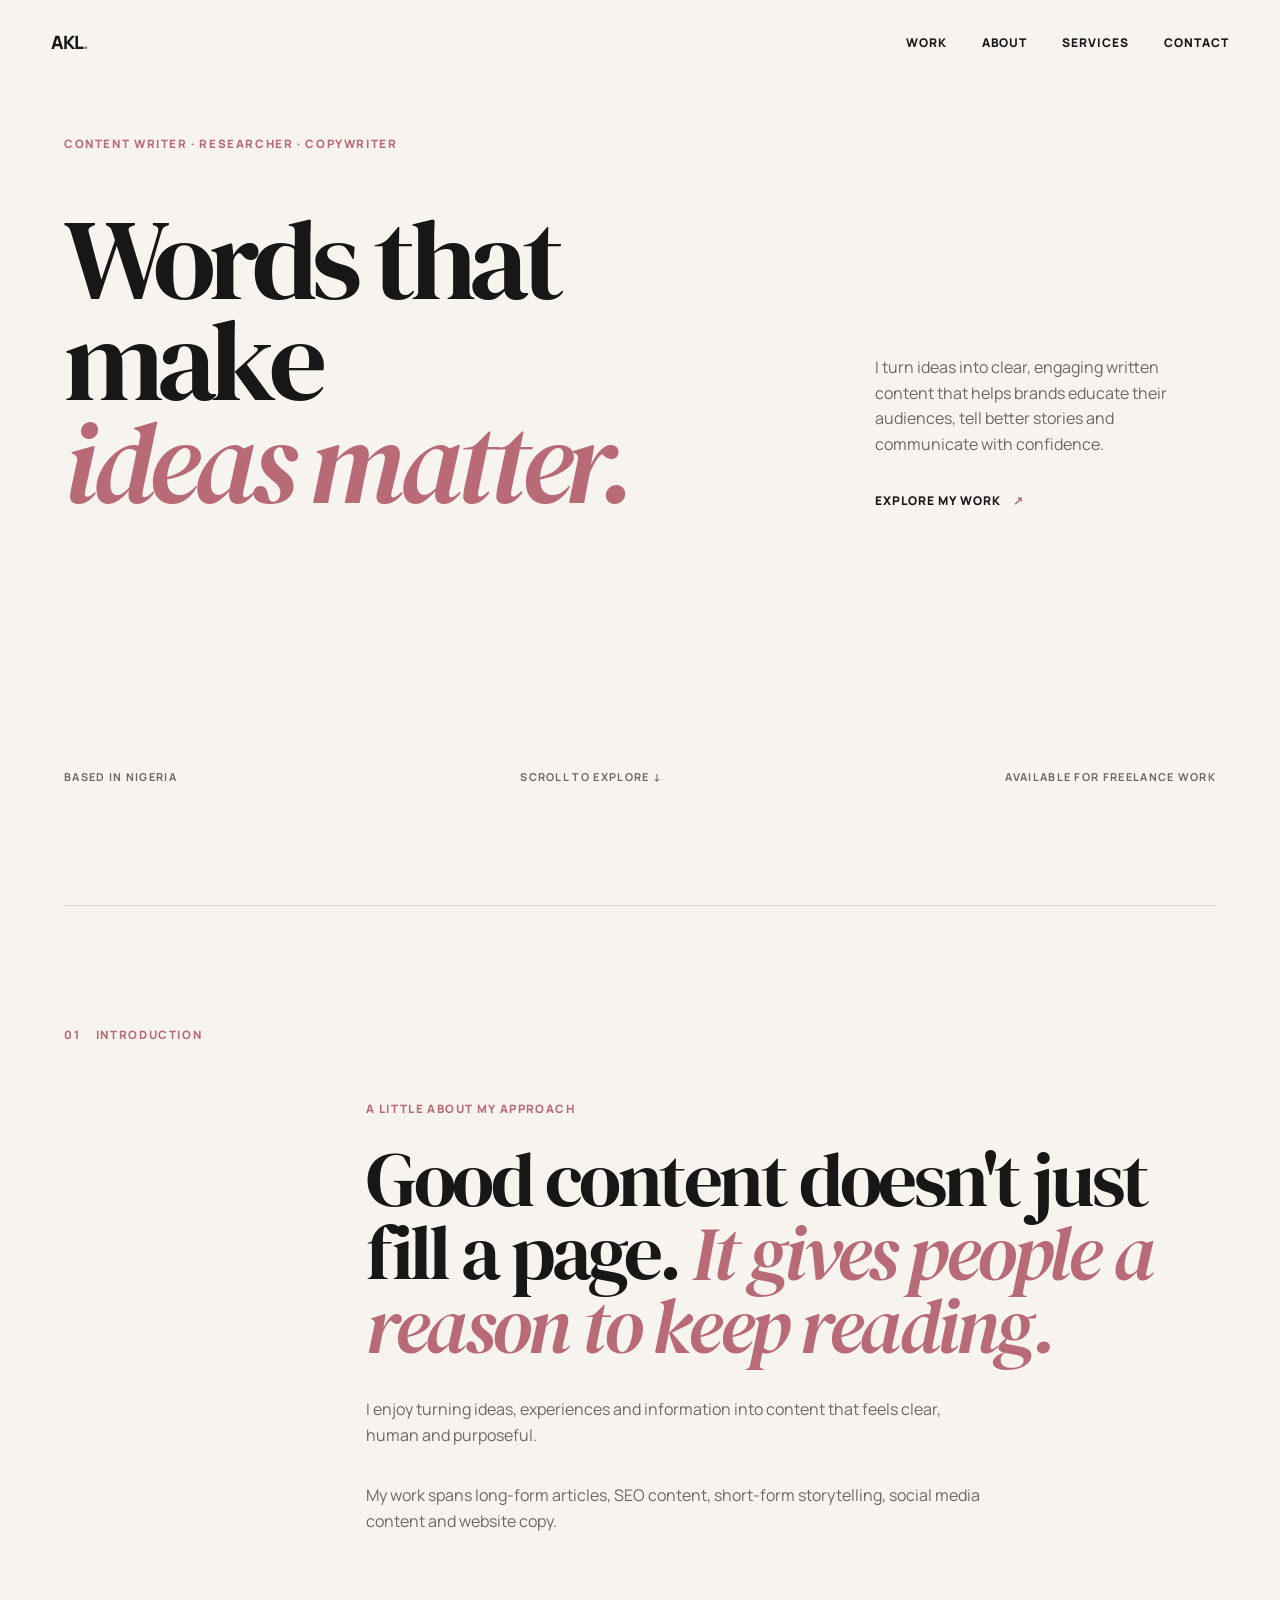
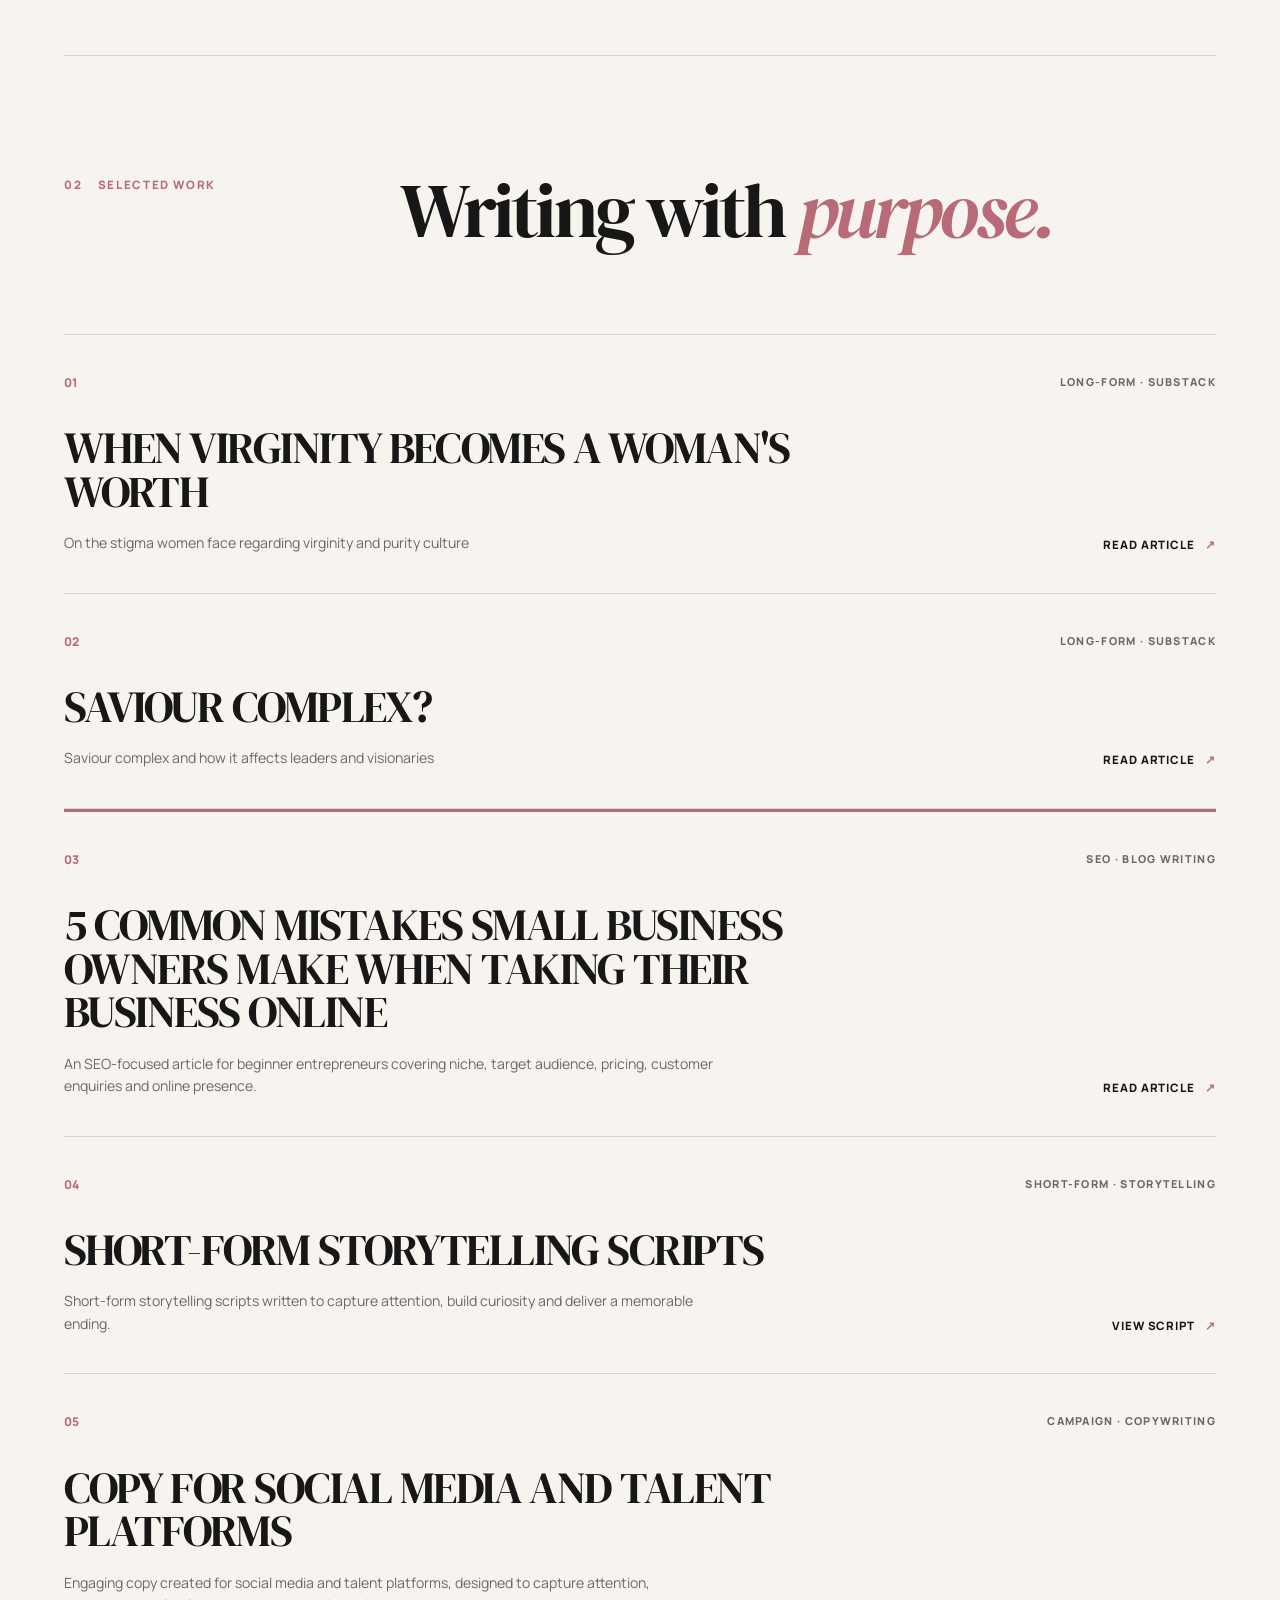
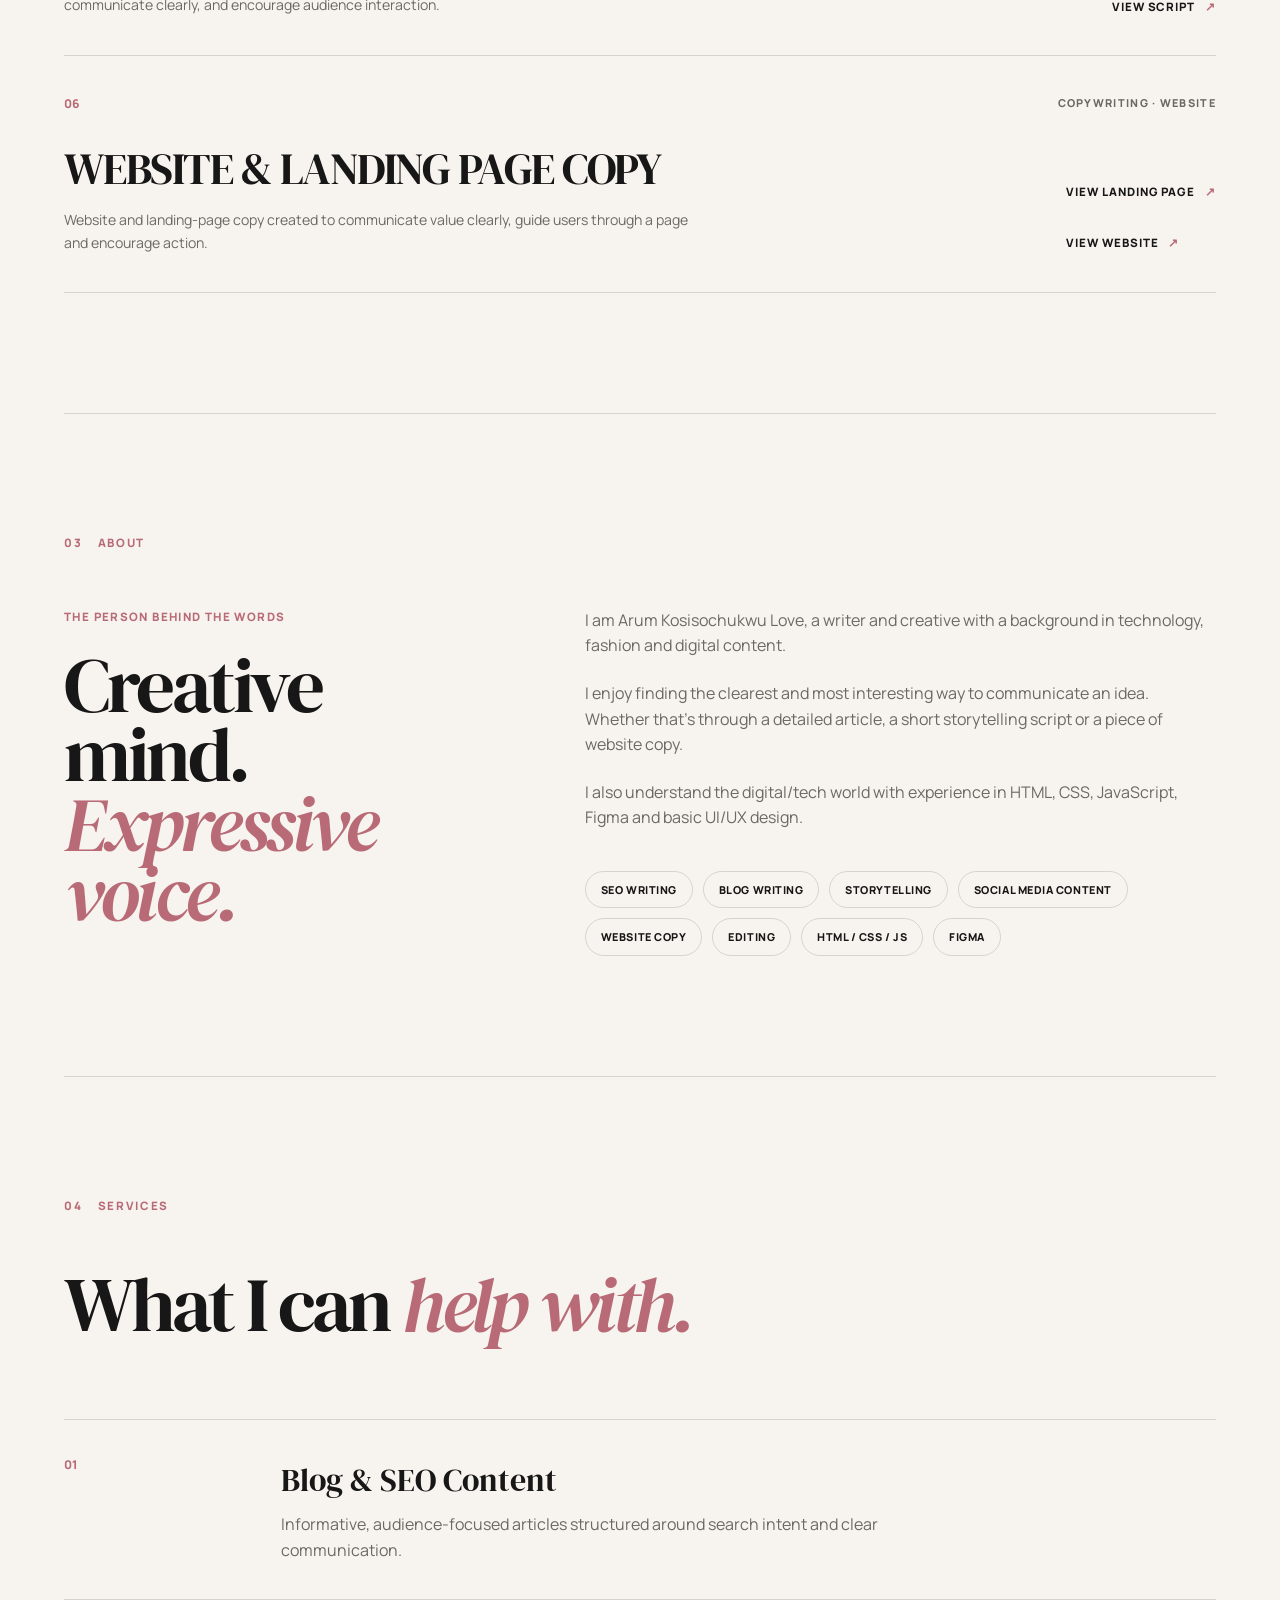
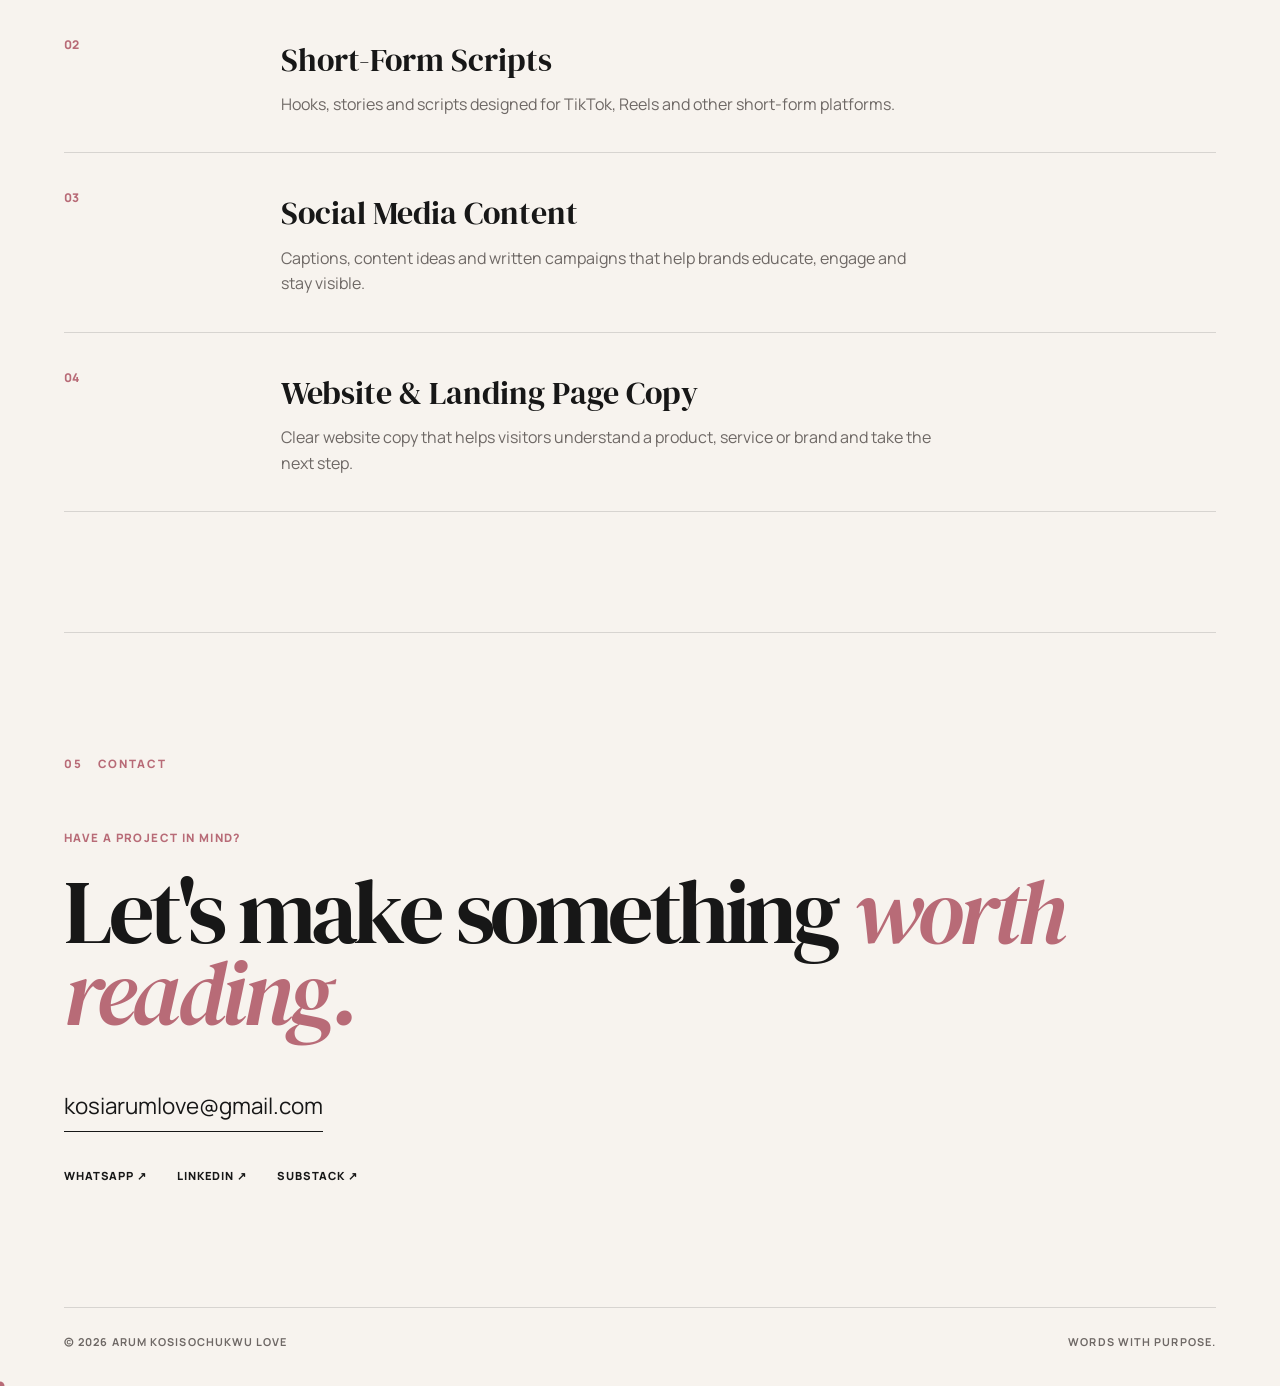
<file: index.html>
<!DOCTYPE html>
<html lang="en">
<head>
    <meta charset="UTF-8">

    <meta name="viewport" content="width=device-width, initial-scale=1.0">

    <meta
        name="description"
        content="Arum Kosisochukwu Love — Content Writer, Storyteller and Content Creator."
    >

    <title>Arum Kosisochukwu Love | Content Writer</title>

    <!-- Google Fonts -->
    <link rel="preconnect" href="https://fonts.googleapis.com">
    <link rel="preconnect" href="https://fonts.gstatic.com" crossorigin>

    <link
        href="https://fonts.googleapis.com/css2?family=DM+Serif+Display&family=Manrope:wght@400;500;600;700;800&display=swap"
        rel="stylesheet"
    >

    <!-- CSS -->
    <link rel="stylesheet" href="style.css">
</head>

<body>

    <!-- =========================
         HEADER
    ========================== -->

    <header class="header">

        <a href="#home" class="logo">
            AKL<span>.</span>
        </a>

        <nav class="nav" id="nav">

            <a href="#work">Work</a>

            <a href="#about">About</a>

            <a href="#services">Services</a>

            <a href="#contact">Contact</a>

        </nav>

        <button
            class="menu-btn"
            id="menu-btn"
            aria-label="Open navigation menu"
        >
            <span></span>
            <span></span>
        </button>

    </header>


    <main>

        <!-- =========================
             HERO
        ========================== -->

        <section class="hero section" id="home">

            <p class="eyebrow reveal">
                CONTENT WRITER · RESEARCHER · COPYWRITER
            </p>

            <div class="hero-grid">

                <div class="hero-title-wrapper">

                    <h1 class="hero-title">
                        Words that make
                        <span>ideas matter.</span>
                    </h1>

                </div>


                <div class="hero-description reveal">

                    <p>
                        I turn ideas into clear, engaging written content that helps
                        brands educate their audiences, tell better stories
                        and communicate with confidence.
                    </p>

                    <a href="#work" class="arrow-link">
                        Explore my work
                        <span>↗</span>
                    </a>

                </div>

            </div>


            <div class="hero-footer reveal">

                <span>Based in Nigeria</span>

                <span>Scroll to explore ↓</span>

                <span>Available for freelance work</span>

            </div>

        </section>


        <!-- =========================
             INTRO
        ========================== -->

        <section class="intro section">

            <div class="section-label">
                <span>01</span>
                INTRODUCTION
            </div>


            <div class="intro-content reveal">

                <p class="small-heading">
                    A little about my approach
                </p>

                <h2>
                    Good content doesn't just fill a page.
                    <em>It gives people a reason to keep reading.</em>
                </h2>

                <p class="body-text">
                    I enjoy turning ideas, experiences and information into
                    content that feels clear, human and purposeful.
                </p>

                <p class="body-text">
                    My work spans long-form articles, SEO content,
                    short-form storytelling, social media content and
                    website copy.
                </p>

            </div>

        </section>


        <!-- =========================
             FEATURED WORK
        ========================== -->

        <section class="work section" id="work">

            <div class="section-heading reveal">

                <div class="section-label">
                    <span>02</span>
                    SELECTED WORK
                </div>

                <h2>
                    Writing with
                    <em>purpose.</em>
                </h2>

            </div>


            <div class="work-list">


                <!-- WORK 01 -->

                <article class="work-card reveal">

                    <div class="work-top">

                        <span class="work-number">
                            01
                        </span>

                        <span class="work-category">
                            LONG-FORM · SUBSTACK
                        </span>

                    </div>


                    <div class="work-content">

                        <div>

                            <h3>
                                WHEN VIRGINITY BECOMES A WOMAN'S WORTH
                            </h3>

                            <p>
                                On the stigma women face regarding virginity and purity culture
                            </p>

                        </div>


                        <a
                            href="https://substack.com/@thecapacitylady/note/p-201801798?r=3mwuln&utm_source=notes-share-action&utm_medium=web"
                            target="_blank"
                            rel="noopener noreferrer"
                            class="work-link"
                        >
                            Read article
                            <span>↗</span>
                        </a>

                    </div>

                </article>



                <!-- WORK 02 -->

                <article class="work-card reveal">

                    <div class="work-top">

                        <span class="work-number">
                            02
                        </span>

                        <span class="work-category">
                            LONG-FORM · SUBSTACK
                        </span>

                    </div>


                    <div class="work-content">

                        <div>

                            <h3>
                                SAVIOUR COMPLEX?
                            </h3>

                            <p>
                               Saviour complex and how it affects leaders and visionaries
                            </p>

                        </div>


                        <a
                            href="https://substack.com/@thecapacitylady/note/p-193923670?r=3mwuln&utm_source=notes-share-action&utm_medium=web"
                            target="_blank"
                            rel="noopener noreferrer"
                            class="work-link"
                        >
                            Read article
                            <span>↗</span>
                        </a>

                    </div>

                </article>



                <!-- WORK 03 -->

                <article class="work-card featured reveal">

                    <div class="work-top">

                        <span class="work-number">
                            03
                        </span>

                        <span class="work-category">
                            SEO · BLOG WRITING
                        </span>

                    </div>


                    <div class="work-content">

                        <div>

                            <h3>
                                5 COMMON MISTAKES SMALL BUSINESS OWNERS MAKE WHEN TAKING THEIR BUSINESS ONLINE
                            </h3>

                            <p>
                                An SEO-focused article for beginner
                                entrepreneurs covering niche, target
                                audience, pricing, customer enquiries
                                and online presence.
                            </p>

                        </div>


                        <!-- Replace with your PDF/Google Drive link -->

                        <a
                            href="pdfs/WRITING SAMPLE.pdf"
                            target="_blank"
                            rel="noopener noreferrer"
                            class="work-link"
                        >
                            Read article
                            <span>↗</span>
                        </a>

                    </div>

                </article>



                <!-- WORK 04 -->

                <article class="work-card reveal" id="backtohome">

                    <div class="work-top">

                        <span class="work-number">
                            04
                        </span>

                        <span class="work-category">
                            SHORT-FORM · STORYTELLING
                        </span>

                    </div>


                    <div class="work-content">

                        <div>

                            <h3>
                                SHORT-FORM STORYTELLING SCRIPTS
                            </h3>

                            <p>
                                Short-form storytelling scripts written
                                to capture attention, build curiosity and
                                deliver a memorable ending.
                            </p>

                        </div>


                        <a
                            href="writingsamples.html#storytelling"
                            target="_blank"
                            rel="noopener noreferrer"
                            class="work-link"
                        >
                            View script
                            <span>↗</span>
                        </a>

                    </div>

                </article>



                <!-- WORK 05 -->

                <article class="work-card reveal" id="backtohome0">

                    <div class="work-top">

                        <span class="work-number">
                            05
                        </span>

                        <span class="work-category">
                            CAMPAIGN · COPYWRITING
                        </span>

                    </div>


                    <div class="work-content">

                        <div>

                            <h3>
                                COPY FOR SOCIAL MEDIA AND TALENT PLATFORMS
                            </h3>

                            <p>
                                Engaging copy created for social media and talent platforms, designed to capture attention, communicate clearly, and encourage audience interaction.
                            </p>

                        </div>


                        <a
                            href="writingsamples.html#copywriting"
                            target="_blank"
                            rel="noopener noreferrer"
                            class="work-link"
                        >
                            View script
                            <span>↗</span>
                        </a>

                    </div>

                </article>



                <!-- COPYWRITING -->

                <article class="work-card reveal">

                    <div class="work-top">

                        <span class="work-number">
                            06
                        </span>

                        <span class="work-category">
                            COPYWRITING · WEBSITE
                        </span>

                    </div>


                    <div class="work-content">

                        <div>

                            <h3>
                                WEBSITE & LANDING PAGE COPY
                            </h3>

                            <p>
                                Website and landing-page copy created to
                                communicate value clearly, guide users
                                through a page and encourage action.
                            </p>

                        </div>

                        <div class="land">
                        <a
                            href="https://auralandingpg.netlify.app"
                            target="_blank"
                            rel="noopener noreferrer"
                            class="work-link"
                        >
                            View landing page
                            <span>↗</span>
                        </a><br><br>

                        <a
                            href="https://primaelise.netlify.app"
                            target="_blank"
                            rel="noopener noreferrer"
                            class="work-link"
                        >
                            View website
                            <span>↗</span>
                        </a>
                        </div>
                    </div>

                </article>

            </div>

        </section>



        <!-- =========================
             ABOUT
        ========================== -->

        <section class="about section" id="about">

            <div class="section-label">
                <span>03</span>
                ABOUT
            </div>


            <div class="about-grid">

                <div class="about-title reveal">

                    <p class="small-heading">
                        The person behind the words
                    </p>

                    <h2>
                        Creative mind.
                        <em>Expressive voice.</em>
                    </h2>

                </div>


                <div class="about-text reveal">

                    <p>
                        I am Arum Kosisochukwu Love, a writer and creative with a background in technology, fashion
                        and digital content.
                    </p>

                    <p>
                        I enjoy finding the clearest and most interesting
                        way to communicate an idea. Whether that's through
                        a detailed article, a short storytelling script
                        or a piece of website copy.
                    </p>

                    <p>
                        I also understand the digital/tech world with experience in HTML, CSS, JavaScript,
                        Figma and basic UI/UX design.
                    </p>


                    <div class="skills">

                        <span>SEO Writing</span>

                        <span>Blog Writing</span>

                        <span>Storytelling</span>

                        <span>Social Media Content</span>

                        <span>Website Copy</span>

                        <span>Editing</span>

                        <span>HTML / CSS / JS</span>

                        <span>Figma</span>

                    </div>

                </div>

            </div>

        </section>



        <!-- =========================
             SERVICES
        ========================== -->

        <section class="services section" id="services">

            <div class="section-label">
                <span>04</span>
                SERVICES
            </div>


            <div class="services-heading reveal">

                <h2>
                    What I can
                    <em>help with.</em>
                </h2>

            </div>


            <div class="services-list">


                <div class="service reveal">

                    <span>01</span>

                    <div>

                        <h3>
                            Blog & SEO Content
                        </h3>

                        <p>
                            Informative, audience-focused articles
                            structured around search intent and clear
                            communication.
                        </p>

                    </div>

                </div>



                <div class="service reveal">

                    <span>02</span>

                    <div>

                        <h3>
                            Short-Form Scripts
                        </h3>

                        <p>
                            Hooks, stories and scripts designed for
                            TikTok, Reels and other short-form platforms.
                        </p>

                    </div>

                </div>



                <div class="service reveal">

                    <span>03</span>

                    <div>

                        <h3>
                            Social Media Content
                        </h3>

                        <p>
                            Captions, content ideas and written campaigns
                            that help brands educate, engage and stay
                            visible.
                        </p>

                    </div>

                </div>



                <div class="service reveal">

                    <span>04</span>

                    <div>

                        <h3>
                            Website & Landing Page Copy
                        </h3>

                        <p>
                            Clear website copy that helps visitors
                            understand a product, service or brand and
                            take the next step.
                        </p>

                    </div>

                </div>

            </div>

        </section>



        <!-- =========================
             CONTACT
        ========================== -->

        <section class="contact section" id="contact">

            <div class="section-label">
                <span>05</span>
                CONTACT
            </div>


            <div class="contact-content reveal">

                <p class="small-heading">
                    Have a project in mind?
                </p>

                <h2>
                    Let's make something
                    <em>worth reading.</em>
                </h2>


                <!-- Replace email -->

                <a href="mailto:kosiarumlove@gmail.com" class="email">
                    kosiarumlove@gmail.com
                </a>


                <div class="social-links">

                    <a href="https://wa.me/9031215460" target="_blank">
                        WHATSAPP ↗
                    </a>

                    <a href="https://www.linkedin.com/in/arum-kosi-love-091a3b267?utm_source=share_via&utm_content=profile&utm_medium=member_android" target="_blank">
                        LINKEDIN ↗
                    </a>

                    <a href="https://substack.com/@thecapacitylady?utm_source=share&utm_medium=android&r=3mwuln" target="_blank">
                        SUBSTACK ↗
                    </a>

                </div>

            </div>

        </section>

    </main>



    <!-- =========================
         FOOTER
    ========================== -->

    <footer class="footer">

        <span>
            © <span id="year"></span>
            Arum Kosisochukwu Love
        </span>

        <span>
            Words with purpose.
        </span>

    </footer>



    <!-- JavaScript -->

    <script src="script.js"></script>

</body>
</html>
</file>
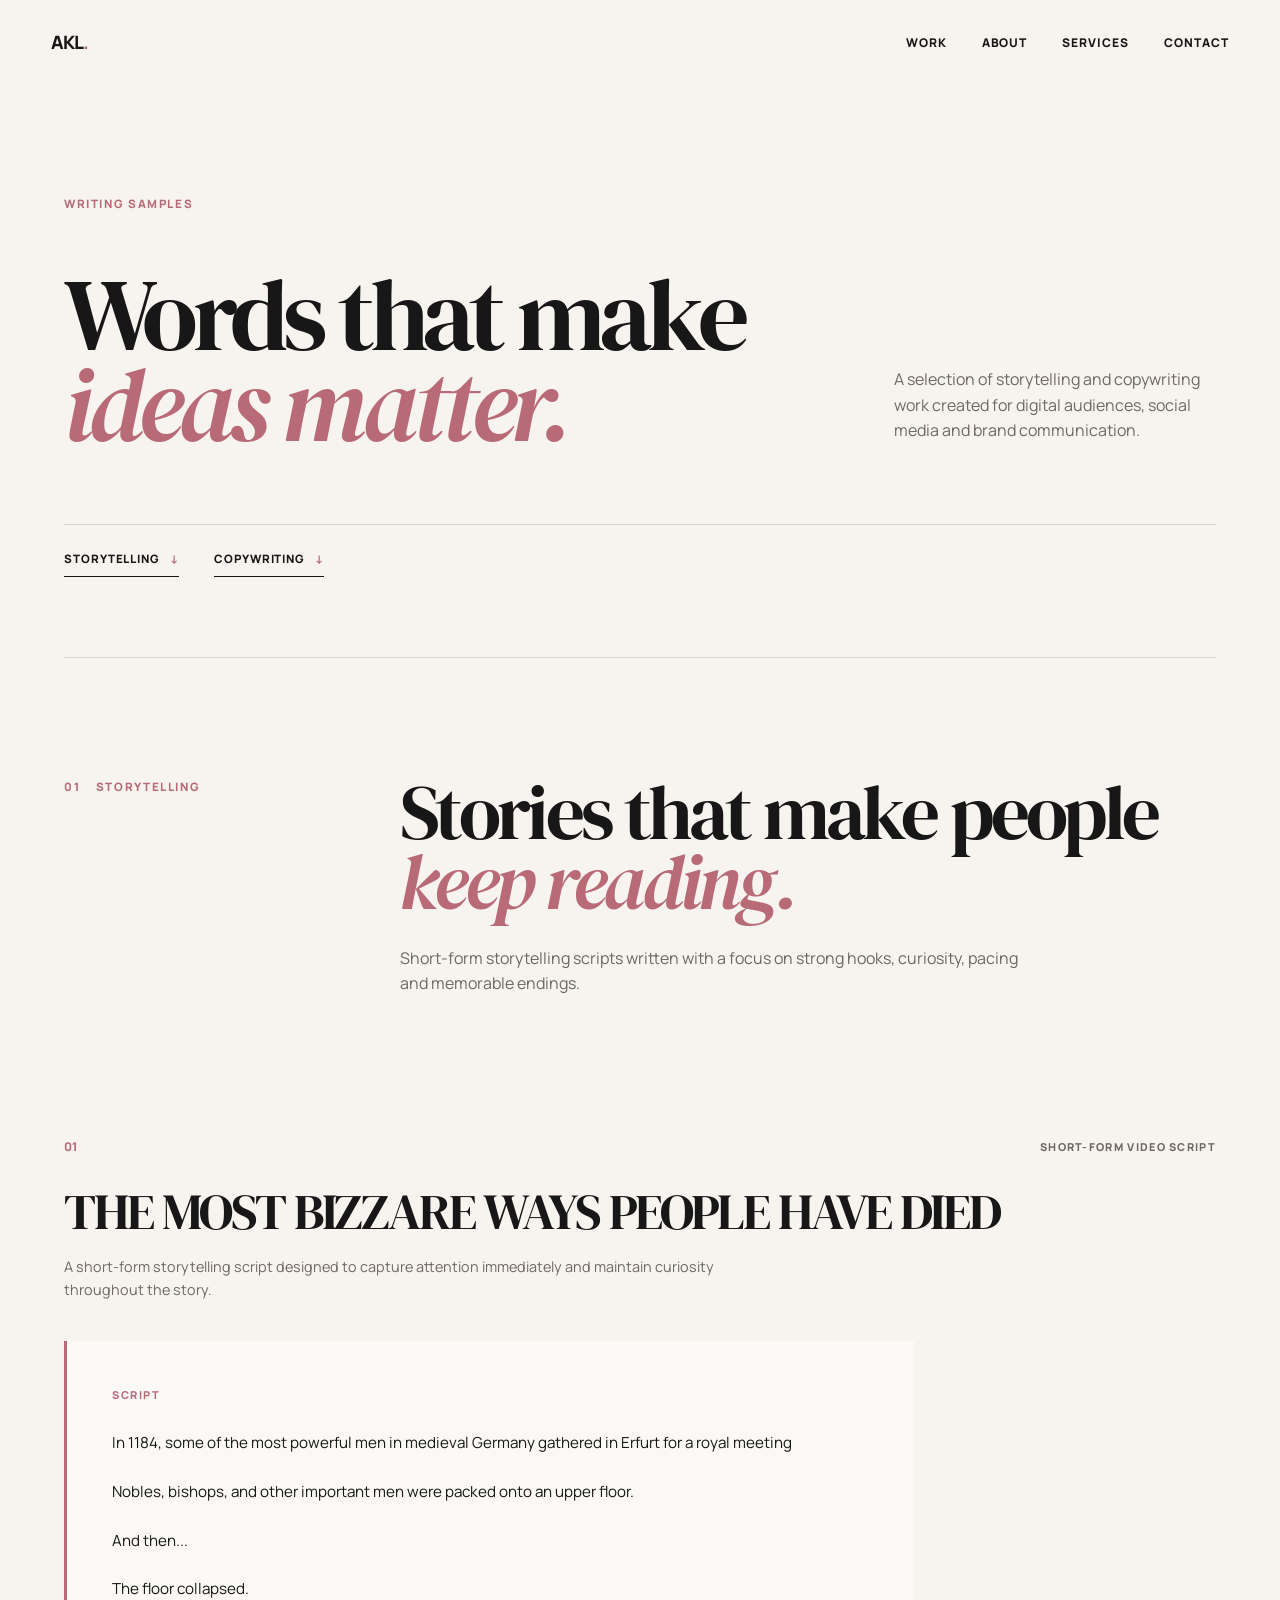
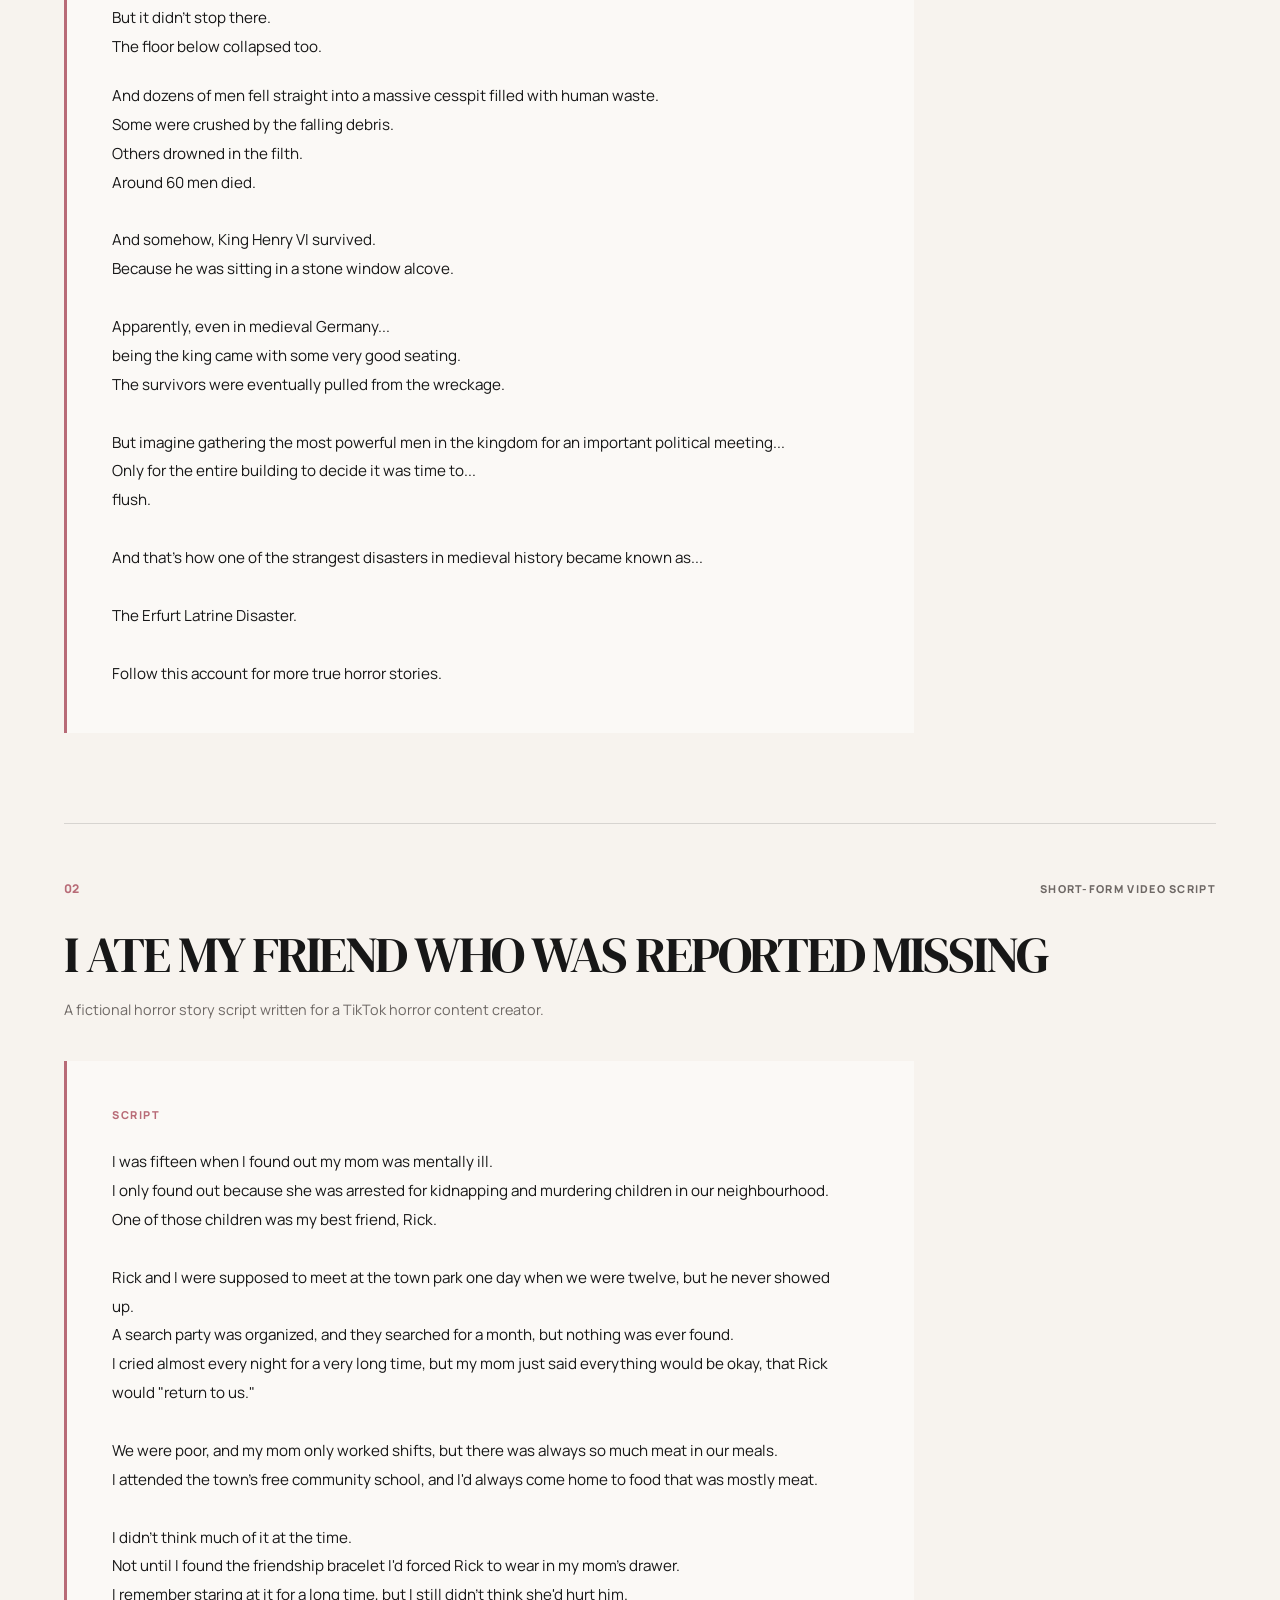
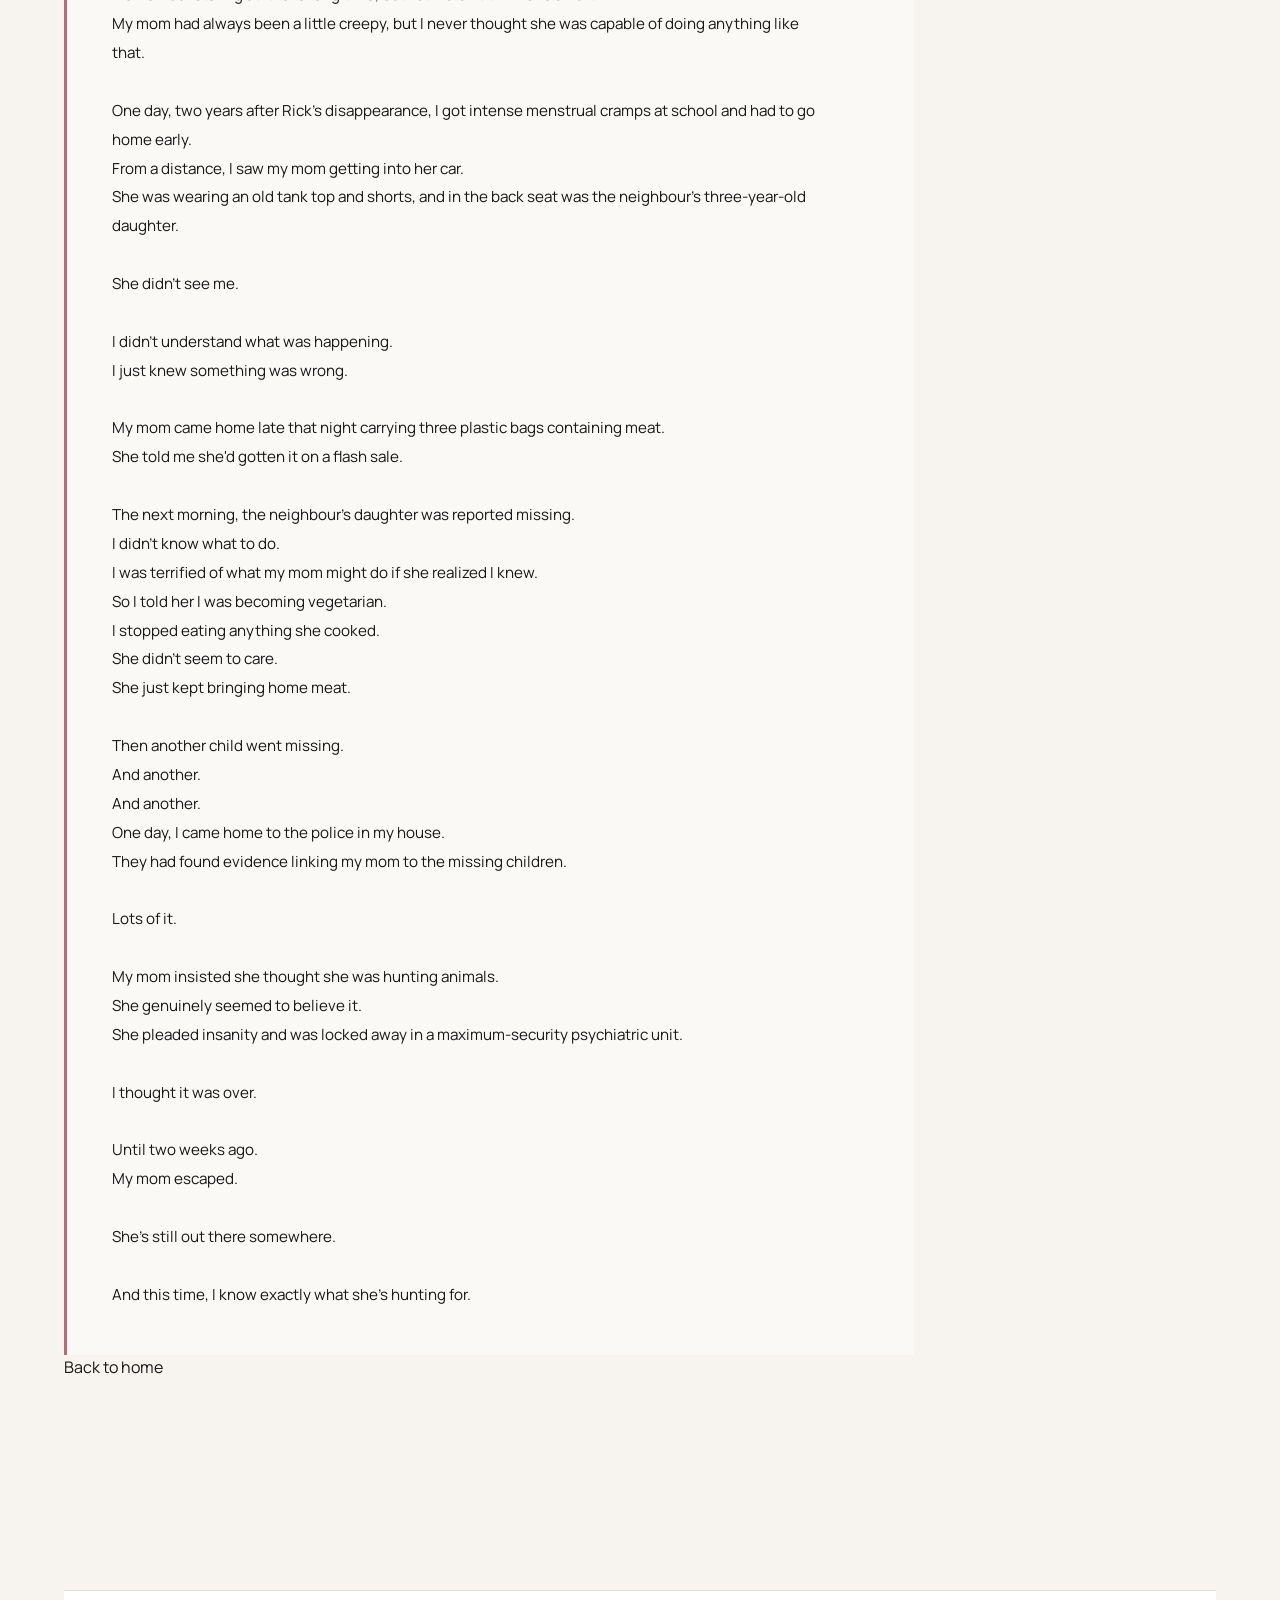
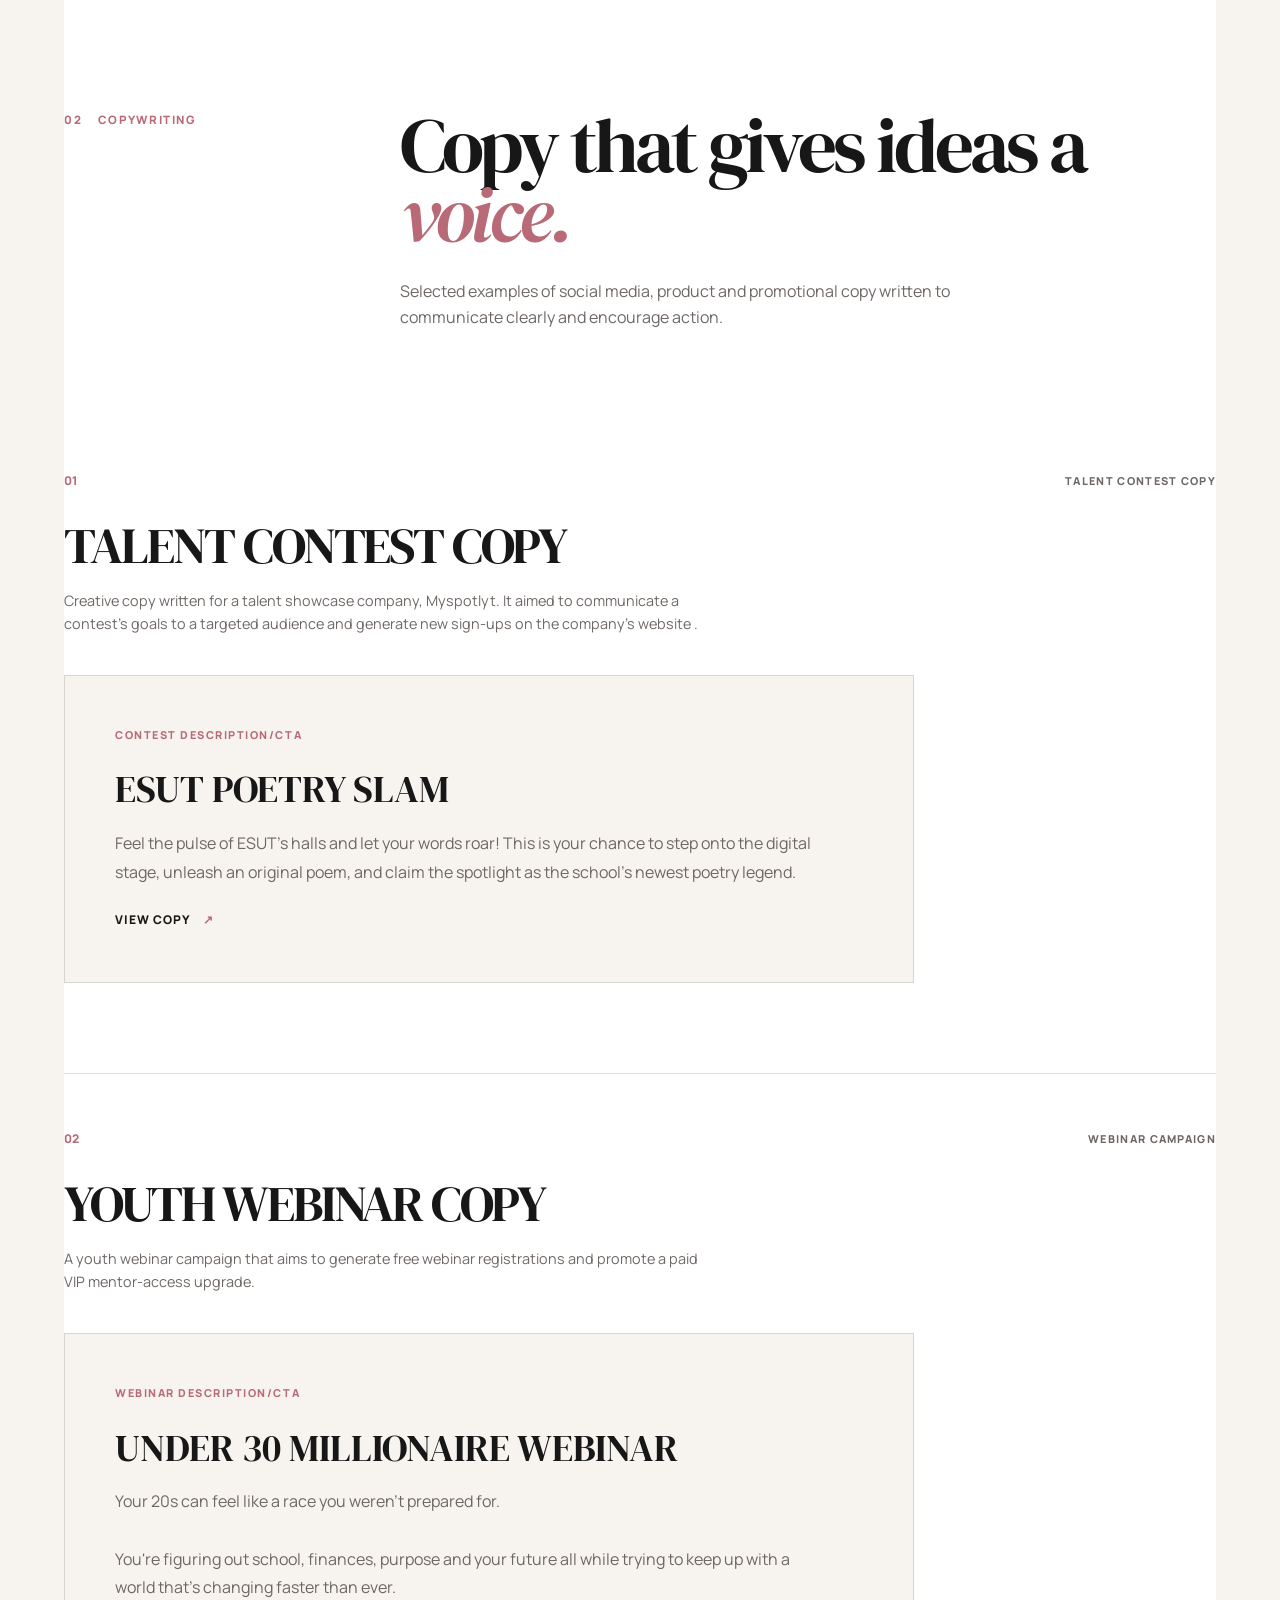
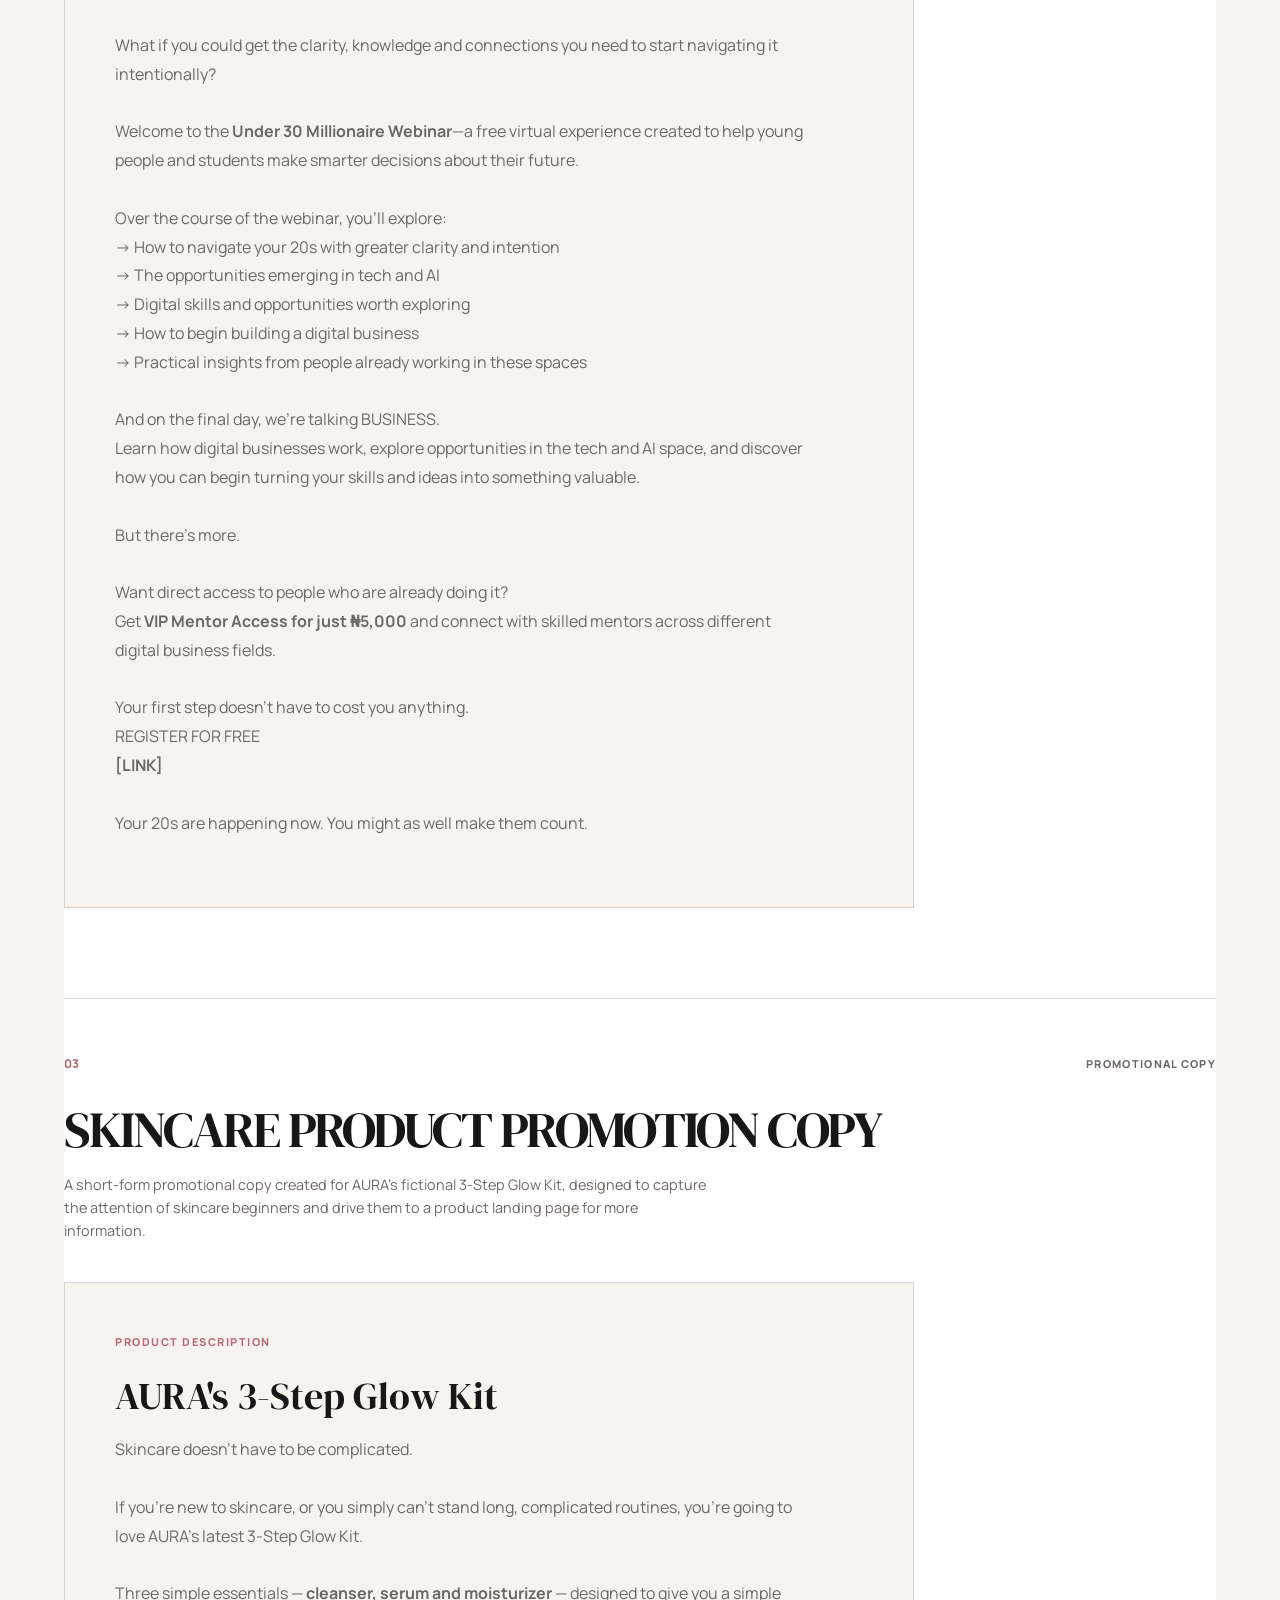
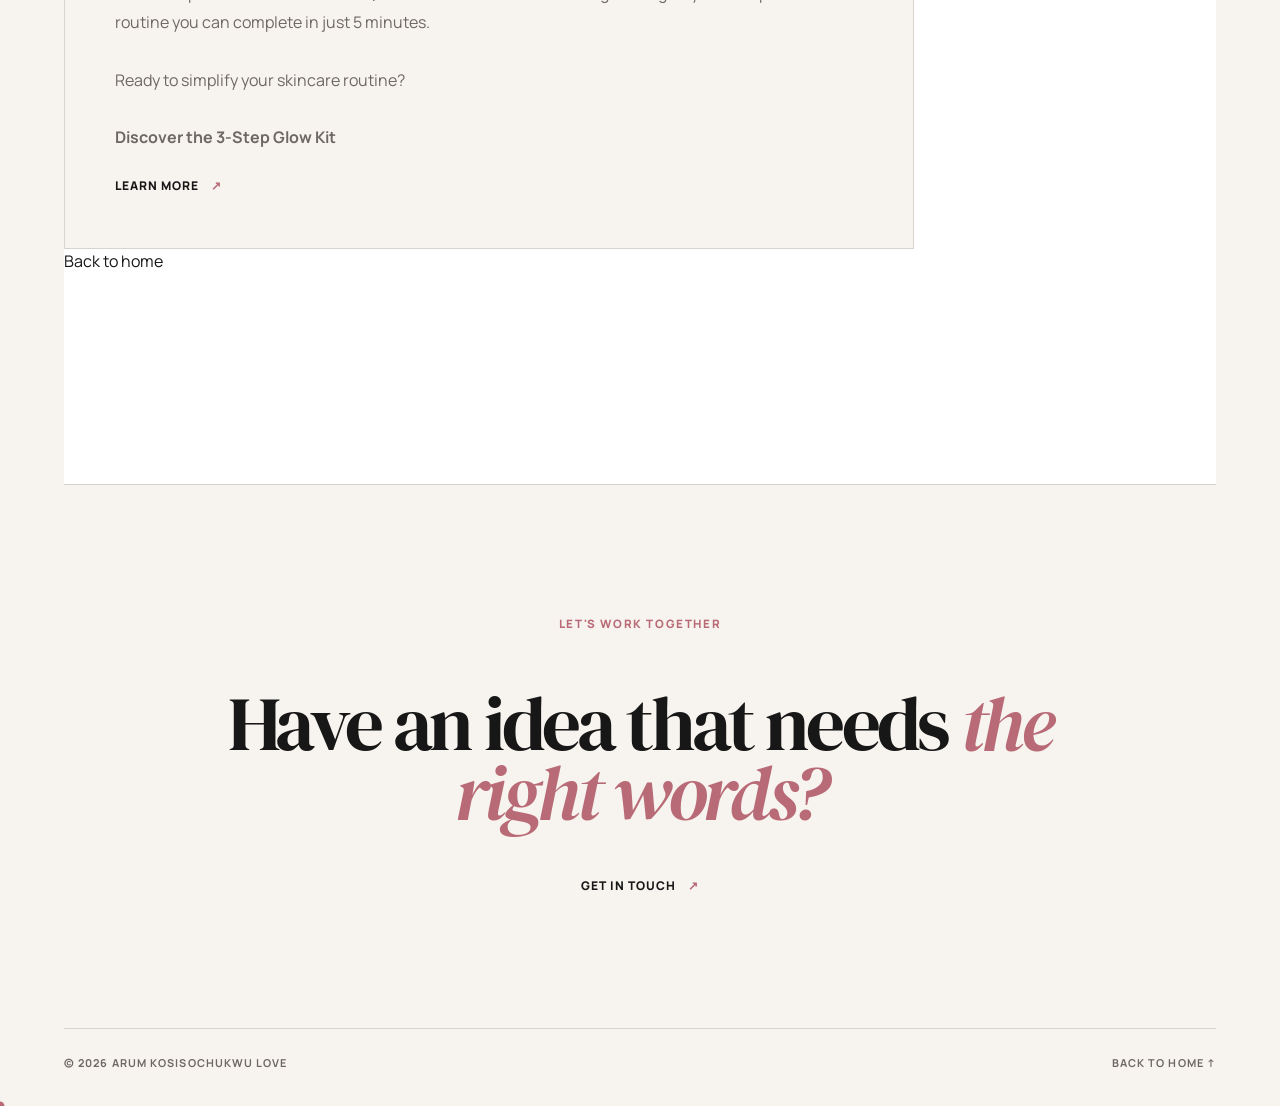
<file: writingsamples.html>
<!DOCTYPE html>
<html lang="en">
<head>
    <meta charset="UTF-8">

    <meta
        name="viewport"
        content="width=device-width, initial-scale=1.0"
    >

    <title>Writing Samples | Arum Kosisochukwu Love</title>

    <meta
        name="description"
        content="A selection of storytelling and copywriting samples by Arum Kosisochukwu Love."
    >

    <!-- Google Fonts -->
    <link rel="preconnect" href="https://fonts.googleapis.com">

    <link
        rel="preconnect"
        href="https://fonts.gstatic.com"
        crossorigin
    >

    <link
        href="https://fonts.googleapis.com/css2?family=DM+Serif+Display:ital@0;1&family=Manrope:wght@400;500;600;700;800&display=swap"
        rel="stylesheet"
    >

    <!-- Main stylesheet -->
    <link rel="stylesheet" href="style.css">
</head>


<body>

    <!-- =========================
         HEADER
    ========================== -->

    <header class="header">

        <a href="index.html" class="logo">
            AKL<span>.</span>
        </a>

        <nav class="nav" id="nav">

            <a href="index.html#work">Work</a>

            <a href="index.html#about">About</a>

            <a href="index.html#services">Services</a>

            <a href="index.html#contact">Contact</a>

        </nav>

        <button
            class="menu-btn"
            id="menu-btn"
            aria-label="Open navigation menu"
        >
            <span></span>
            <span></span>
        </button>

    </header>


    <!-- =========================
         MAIN
    ========================== -->

    <main>


        <!-- =========================
             PAGE INTRO
        ========================== -->

        <section class="section samples-hero">

            <p class="eyebrow reveal">
                WRITING SAMPLES
            </p>

            <div class="samples-hero-content">

                <h1 class="samples-title reveal">
                    Words that make
                    <span>ideas matter.</span>
                </h1>

                <p class="body-text samples-intro reveal">
                    A selection of storytelling and copywriting work created
                    for digital audiences, social media and brand communication.
                </p>

            </div>


            <!-- Page navigation -->

            <div class="samples-navigation reveal">

                <a href="#storytelling">
                    Storytelling
                    <span>↓</span>
                </a>

                <a href="#copywriting">
                    Copywriting
                    <span>↓</span>
                </a>

            </div>

        </section>



        <!-- =========================
             STORYTELLING
        ========================== -->

        <section class="section samples-section" id="storytelling">

            <div class="section-heading">

                <div>
                    <p class="section-label">
                        <span>01</span>
                        Storytelling
                    </p>
                </div>

                <div>

                    <h2 class="reveal">
                        Stories that make
                        people <em>keep reading.</em>
                    </h2>

                    <p class="body-text samples-section-intro reveal">
                        Short-form storytelling scripts written with a focus
                        on strong hooks, curiosity, pacing and memorable
                        endings.
                    </p>

                </div>

            </div>



            <!-- STORY 01 -->

            <article class="writing-sample reveal">

                <div class="sample-top">

                    <span class="sample-number">
                        01
                    </span>

                    <span class="sample-type">
                        SHORT-FORM VIDEO SCRIPT
                    </span>

                </div>


                <h3>
                    THE MOST BIZZARE WAYS PEOPLE HAVE DIED
                </h3>


                <p class="sample-description">
                    A short-form storytelling script designed to capture
                    attention immediately and maintain curiosity throughout
                    the story.
                </p>


                <div class="script-content">

                    <p class="sample-label">
                        SCRIPT
                    </p>

                    <p>
                        In 1184, some of the most powerful men in medieval Germany gathered in Erfurt for a royal meeting
                    </p>

                    <p>
                        Nobles, bishops, and other important men were packed onto an upper floor.
                    </p>

                    <p>
                        And then...
                    </p>

                    <p>
                        The floor collapsed. <br>
                        But it didn't stop there. <br>
                        The floor below collapsed too.
                    </p>

                    <p>
                        And dozens of men fell straight into a massive cesspit filled with human waste. <br>
                        Some were crushed by the falling debris. <br>
                        Others drowned in the filth. <br>
                        Around 60 men died. <br><br>
                        And somehow, King Henry VI survived. <br>
                        Because he was sitting in a stone window alcove. <br><br>
                        Apparently, even in medieval Germany... <br>
                        being the king came with some very good seating. <br>
                        The survivors were eventually pulled from the wreckage. <br><br>
                        But imagine gathering the most powerful men in the kingdom for an important political meeting... <br>
                        Only for the entire building to decide it was time to... <br>
                        flush. <br><br>
                        And that's how one of the strangest disasters in medieval history became known as... <br><br>
                        The Erfurt Latrine Disaster. <br><br>
                        Follow this account for more true horror stories.
                    </p>

                    <!-- Replace the text above with your complete script -->

                </div>

            </article>



            <!-- STORY 02 -->

            <article class="writing-sample reveal">

                <div class="sample-top">

                    <span class="sample-number">
                        02
                    </span>

                    <span class="sample-type">
                        SHORT-FORM VIDEO SCRIPT
                    </span>

                </div>


                <h3>
                    I ATE MY FRIEND WHO WAS REPORTED MISSING
                </h3>


                <p class="sample-description">
                    A fictional horror story script written for a TikTok horror content creator.
                </p>


                <div class="script-content">

                    <p class="sample-label">
                        SCRIPT
                    </p>


                    <p>
                        I was fifteen when I found out my mom was mentally ill. <br>
                        I only found out because she was arrested for kidnapping and murdering children in our neighbourhood. <br>
                        One of those children was my best friend, Rick. <br><br>
                        Rick and I were supposed to meet at the town park one day when we were twelve, but he never showed up. <br>
                        A search party was organized, and they searched for a month, but nothing was ever found. <br>
                        I cried almost every night for a very long time, but my mom just said everything would be okay, that Rick would "return to us." <br><br>
                        We were poor, and my mom only worked shifts, but there was always so much meat in our meals. <br>
                        I attended the town's free community school, and I'd always come home to food that was mostly meat. <br><br>
                        I didn't think much of it at the time. <br> Not until I found the friendship bracelet I'd forced Rick to wear in my mom's drawer. <br>
                        I remember staring at it for a long time, but I still didn't think she'd hurt him. <br>
                        My mom had always been a little creepy, but I never thought she was capable of doing anything like that. <br><br>
                        One day, two years after Rick's disappearance, I got intense menstrual cramps at school and had to go home early. <br>
                        From a distance, I saw my mom getting into her car. <br> She was wearing an old tank top and shorts, and in the back seat was the neighbour's three-year-old daughter. <br><br>
                        She didn't see me. <br><br>
                        I didn't understand what was happening. <br>
                        I just knew something was wrong. <br><br>
                        My mom came home late that night carrying three plastic bags containing meat. <br>
                        She told me she'd gotten it on a flash sale. <br><br>
                        The next morning, the neighbour's daughter was reported missing. <br>
                        I didn't know what to do. <br>
                        I was terrified of what my mom might do if she realized I knew. <br>
                        So I told her I was becoming vegetarian. <br>
                        I stopped eating anything she cooked. <br>
                        She didn't seem to care. <br>
                        She just kept bringing home meat. <br><br>
                        Then another child went missing. <br>
                        And another. <br>
                        And another. <br>
                        One day, I came home to the police in my house. <br> They had found evidence linking my mom to the missing children. <br><br>
                        Lots of it. <br><br>
                        My mom insisted she thought she was hunting animals. <br>
                        She genuinely seemed to believe it. <br>
                        She pleaded insanity and was locked away in a maximum-security psychiatric unit. <br><br>
                        I thought it was over. <br><br>
                        Until two weeks ago. <br>
                        My mom escaped. <br><br>
                        She's still out there somewhere. <br><br>
                        And this time, I know exactly what she's hunting for.
                    </p>

                </div>

                <a href="index.html#backtohome">Back to home</a>
            </article>

        </section>



        <!-- =========================
             COPYWRITING
        ========================== -->

        <section
            class="section samples-section copywriting-section"
            id="copywriting"
        >

            <div class="section-heading">

                <div>

                    <p class="section-label">
                        <span>02</span>
                        Copywriting
                    </p>

                </div>


                <div>

                    <h2 class="reveal">
                        Copy that gives ideas
                        a <em>voice.</em>
                    </h2>

                    <p class="body-text samples-section-intro reveal">
                        Selected examples of social media, product
                        and promotional copy written to communicate clearly
                        and encourage action.
                    </p>

                </div>

            </div>



            <!-- WEBSITE COPY -->

            <article class="copy-sample reveal">

                <div class="sample-top">

                    <span class="sample-number">
                        01
                    </span>

                    <span class="sample-type">
                        TALENT CONTEST COPY
                    </span>

                </div>


                <h3>
                    TALENT CONTEST COPY
                </h3>


                <p class="sample-description">
                    Creative copy written for a talent showcase company, Myspotlyt. It aimed to communicate a contest's goals to a targeted audience and generate new sign-ups on the company's website .
                </p>


                <div class="copy-content">

                    <p class="sample-label">
                        CONTEST DESCRIPTION/CTA
                    </p>


                    <h4>
                        ESUT POETRY SLAM
                    </h4>


                    <p>
                        Feel the pulse of ESUT's halls and let your words roar! This is your chance to step onto the digital stage, unleash an original poem, and claim the spotlight as the school’s newest poetry legend.
                    </p>


                    <a href="https://myspotlyt.com/auditions/ESUT-POETRY-SLAM-1" class="arrow-link">
                        VIEW COPY
                        <span>↗</span>
                    </a>

                </div>

            </article>


            <!-- PRODUCT COPY -->

            <article class="copy-sample reveal">

                <div class="sample-top">

                    <span class="sample-number">
                        02
                    </span>

                    <span class="sample-type">
                        WEBINAR CAMPAIGN
                    </span>

                </div>


                <h3>
                    YOUTH WEBINAR COPY
                </h3>


                <p class="sample-description">
                    A youth webinar campaign that aims to generate free webinar registrations and promote a paid VIP mentor-access upgrade.
                </p>


                <div class="copy-content">

                    <p class="sample-label">
                        WEBINAR DESCRIPTION/CTA
                    </p>


                    <h4>
                        UNDER 30 MILLIONAIRE WEBINAR
                    </h4>


                    <p>
                        Your 20s can feel like a race you weren't prepared for. <br><br>
                        You're figuring out school, finances, purpose and your future all while trying to keep up with a world that's changing faster than ever. <br><br>
                        What if you could get the clarity, knowledge and connections you need to start navigating it intentionally? <br><br>
                        Welcome to the <strong>Under 30 Millionaire Webinar</strong>—a free virtual experience created to help young people and students make smarter decisions about their future. <br><br>
                        Over the course of the webinar, you'll explore: <br>
                        → How to navigate your 20s with greater clarity and intention <br>
                        → The opportunities emerging in tech and AI <br>
                        → Digital skills and opportunities worth exploring <br>
                        → How to begin building a digital business <br>
                        → Practical insights from people already working in these spaces <br><br>
                        And on the final day, we're talking BUSINESS. <br>
                        Learn how digital businesses work, explore opportunities in the tech and AI space, and discover how you can begin turning your skills and ideas into something valuable. <br><br>
                        But there's more. <br><br>
                        Want direct access to people who are already doing it? <br>
                        Get <strong>VIP Mentor Access for just ₦5,000</strong> and connect with skilled mentors across different digital business fields. <br><br>
                        Your first step doesn't have to cost you anything. <br>
                        REGISTER FOR FREE <br>
                        <strong>[LINK]</strong><br><br>
                        Your 20s are happening now. You might as well make them count.
                    </p>

                </div>

            </article>



            <!-- AD COPY -->

            <article class="copy-sample reveal">

                <div class="sample-top">

                    <span class="sample-number">
                        03
                    </span>

                    <span class="sample-type">
                        PROMOTIONAL COPY
                    </span>

                </div>


                <h3>
                    SKINCARE PRODUCT PROMOTION COPY
                </h3>


                <p class="sample-description">
                    A short-form promotional copy created for AURA's fictional 3-Step Glow Kit, designed to capture the attention of skincare beginners and drive them to a product landing page for more information.
                </p>


                <div class="copy-content">

                    <p class="sample-label">
                        PRODUCT DESCRIPTION
                    </p>


                    <h4>
                        AURA's 3-Step Glow Kit
                    </h4>


                    <p>
                        Skincare doesn't have to be complicated. <br><br>
                        If you're new to skincare, or you simply can't stand long, complicated routines, you're going to love AURA's latest 3-Step Glow Kit. <br><br>
                        Three simple essentials —<Strong> cleanser, serum and moisturizer </Strong>— designed to give you a simple routine you can complete in just 5 minutes. <br><br>
                        Ready to simplify your skincare routine? <br><br>
                        <strong>Discover the 3-Step Glow Kit</strong>
                    </p>


                    <a href="https://auralandingpg.netlify.app" class="arrow-link">
                        LEARN MORE
                        <span>↗</span>
                    </a>

                </div>
                <a href="index.html#backtohome0">Back to home</a>
            </article>

        </section>



        <!-- =========================
             CTA
        ========================== -->

        <section class="section samples-cta">

            <p class="eyebrow reveal">
                LET'S WORK TOGETHER
            </p>


            <h2 class="reveal">
                Have an idea that needs
                <em>the right words?</em>
            </h2>


            <a
                href="index.html#contact"
                class="arrow-link reveal"
            >
                Get in touch
                <span>↗</span>
            </a>

        </section>

    </main>



    <!-- =========================
         FOOTER
    ========================== -->

    <footer class="footer">

        <p>
            © <span id="year"></span>
            Arum Kosisochukwu Love
        </p>


        <a href="index.html">
            Back to home ↑
        </a>

    </footer>



    <!-- JavaScript -->

    <script src="script.js"></script>

</body>
</html>
</file>
<file: style.css>
/* ==========================================
   WRITER PORTFOLIO
   ========================================== */


/* ==========================================
   VARIABLES
   ========================================== */

:root {

    --cream: #F7F3EE;

    --black: #171717;

    --berry: #B86B77;

    --taupe: #D8C7C2;

    --white: #FFFFFF;

    --muted: #6E6865;

    --border: rgba(23, 23, 23, 0.14);

    --serif: "DM Serif Display", Georgia, serif;

    --sans: "Manrope", Arial, sans-serif;

}


/* ==========================================
   RESET
   ========================================== */

* {

    margin: 0;

    padding: 0;

    box-sizing: border-box;

}


html {

    scroll-behavior: smooth;

}


body {

    background: var(--cream);

    color: var(--black);

    font-family: var(--sans);

    line-height: 1.6;

    overflow-x: hidden;

}


::selection {

    background: var(--berry);

    color: var(--white);

}


a {

    color: inherit;

    text-decoration: none;

}


button {

    font-family: inherit;

}


/* ==========================================
   GENERAL
   ========================================== */

.section {

    width: min(1180px, 90%);

    margin: auto;

    padding: 120px 0;

}


.section-label {

    color: var(--berry);

    font-size: 0.72rem;

    font-weight: 800;

    letter-spacing: 0.14em;

    text-transform: uppercase;

    margin-bottom: 55px;

}


.section-label span {

    margin-right: 12px;

}


.small-heading {

    font-size: 0.72rem;

    font-weight: 800;

    letter-spacing: 0.12em;

    text-transform: uppercase;

    color: var(--berry);

}


.body-text {

    color: var(--muted);

    font-size: 1rem;

}


/* ==========================================
   HEADER
   ========================================== */

.header {

    width: min(1280px, 92%);

    margin: auto;

    padding: 28px 0;

    display: flex;

    align-items: center;

    justify-content: space-between;

    position: relative;

    z-index: 100;

}


.logo {

    font-size: 1.15rem;

    font-weight: 800;

    letter-spacing: -0.05em;

}


.logo span {

    color: var(--berry);

}


.nav {

    display: flex;

    gap: 35px;

}


.nav a {

    position: relative;

    font-size: 0.75rem;

    font-weight: 800;

    text-transform: uppercase;

    letter-spacing: 0.08em;

}


.nav a::after {

    content: "";

    position: absolute;

    left: 0;

    bottom: -7px;

    width: 0;

    height: 1px;

    background: var(--berry);

    transition: width 0.35s ease;

}


.nav a:hover::after {

    width: 100%;

}


/* Mobile menu */

.menu-btn {

    display: none;

    background: transparent;

    border: none;

    cursor: pointer;

}


.menu-btn span {

    display: block;

    width: 25px;

    height: 1px;

    background: var(--black);

    margin: 6px 0;

}


/* ==========================================
   HERO
   ========================================== */

.hero {

    min-height: calc(100vh - 80px);

    display: flex;

    flex-direction: column;

    justify-content: center;

    padding-top: 50px;

}


.eyebrow {

    color: var(--berry);

    font-size: 0.72rem;

    font-weight: 800;

    letter-spacing: 0.14em;

    text-transform: uppercase;

    margin-bottom: 55px;

}


.hero-grid {

    display: grid;

    grid-template-columns: 1.5fr 0.7fr;

    gap: 80px;

    align-items: end;

}


.hero-title {

    font-family: var(--serif);

    font-size: clamp(4rem, 9vw, 8.5rem);

    font-weight: 400;

    line-height: 0.88;

    letter-spacing: -0.055em;

    animation: titleReveal 1s cubic-bezier(.22,1,.36,1);

}


.hero-title span {

    display: block;

    color: var(--berry);

    font-style: italic;

}


.hero-description {

    max-width: 390px;

}


.hero-description p {

    color: var(--muted);

    font-size: 1rem;

    margin-bottom: 30px;

}


.arrow-link {

    display: inline-flex;

    align-items: center;

    gap: 12px;

    font-size: 0.75rem;

    font-weight: 800;

    letter-spacing: 0.08em;

    text-transform: uppercase;

}


.arrow-link span {

    color: var(--berry);

    transition: transform 0.3s ease;

}


.arrow-link:hover span {

    transform: translate(5px, -5px);

}


.hero-footer {

    display: flex;

    justify-content: space-between;

    color: var(--muted);

    font-size: 0.68rem;

    font-weight: 700;

    letter-spacing: 0.12em;

    text-transform: uppercase;

    margin-top: auto;

    padding-top: 70px;

}


/* ==========================================
   INTRO
   ========================================== */

.intro {

    border-top: 1px solid var(--border);

}


.intro-content {

    max-width: 850px;

    margin-left: auto;

}


.intro-content h2 {

    font-family: var(--serif);

    font-size: clamp(3rem, 6vw, 6rem);

    font-weight: 400;

    line-height: 0.95;

    letter-spacing: -0.045em;

    margin-top: 25px;

}


.intro-content h2 em {

    color: var(--berry);

    font-style: italic;

}


.intro-content .body-text {

    max-width: 620px;

    margin-top: 35px;

}


/* ==========================================
   WORK
   ========================================== */

.work {

    border-top: 1px solid var(--border);

}


.section-heading {

    display: grid;

    grid-template-columns: 0.35fr 1fr;

    gap: 50px;

    margin-bottom: 85px;

}


.section-heading h2 {

    font-family: var(--serif);

    font-size: clamp(3.5rem, 6vw, 6.5rem);

    font-weight: 400;

    line-height: 0.9;

    letter-spacing: -0.05em;

}


.section-heading h2 em {

    color: var(--berry);

    font-style: italic;

}


.work-list {

    border-top: 1px solid var(--border);

}


.work-card {

    padding: 38px 0;

    border-bottom: 1px solid var(--border);

    transition:
        background 0.4s ease,
        padding 0.4s ease;

}


.work-card:hover {

    background: rgba(255, 255, 255, 0.35);

    padding-left: 25px;

    padding-right: 25px;

}


.work-card.featured {

    border-top: 3px solid var(--berry);

}


.work-top {

    display: flex;

    justify-content: space-between;

    margin-bottom: 35px;

}


.work-number {

    color: var(--berry);

    font-size: 0.75rem;

    font-weight: 800;

}


.work-category {

    color: var(--muted);

    font-size: 0.68rem;

    font-weight: 800;

    letter-spacing: 0.12em;

}


.work-content {

    display: grid;

    grid-template-columns: 1fr auto;

    gap: 50px;

    align-items: end;

}


.work-content h3 {

    max-width: 850px;

    font-family: var(--serif);

    font-size: clamp(2rem, 3.4vw, 3.4rem);

    font-weight: 400;

    line-height: 1;

    letter-spacing: -0.035em;

}


.work-content p {

    max-width: 650px;

    color: var(--muted);

    font-size: 0.88rem;

    margin-top: 18px;

}


.work-link {

    display: inline-flex;

    align-items: center;

    gap: 10px;

    font-size: 0.72rem;

    font-weight: 800;

    text-transform: uppercase;

    letter-spacing: 0.08em;

    white-space: nowrap;

}


.work-link span {

    color: var(--berry);

    transition: transform 0.3s ease;

}


.work-link:hover span {

    transform: translate(5px, -5px);

}


/* ==========================================
   ABOUT
   ========================================== */

.about {

    border-top: 1px solid var(--border);

}


.about-grid {

    display: grid;

    grid-template-columns: 0.8fr 1.2fr;

    gap: 100px;

}


.about-title h2 {

    font-family: var(--serif);

    font-size: clamp(3.2rem, 6vw, 6rem);

    font-weight: 400;

    line-height: 0.9;

    letter-spacing: -0.045em;

    margin-top: 25px;

}


.about-title h2 em {

    color: var(--berry);

    font-style: italic;

}


.about-text {

    max-width: 650px;

}


.about-text p {

    color: var(--muted);

    font-size: 1rem;

    margin-bottom: 22px;

}


.skills {

    display: flex;

    flex-wrap: wrap;

    gap: 10px;

    margin-top: 40px;

}


.skills span {

    border: 1px solid var(--border);

    border-radius: 100px;

    padding: 9px 15px;

    font-size: 0.68rem;

    font-weight: 800;

    letter-spacing: 0.05em;

    text-transform: uppercase;

    transition:
        background 0.3s ease,
        color 0.3s ease;

}


.skills span:hover {

    background: var(--berry);

    color: var(--white);

}


/* ==========================================
   SERVICES
   ========================================== */

.services {

    border-top: 1px solid var(--border);

}


.services-heading {

    margin-bottom: 80px;

}


.services-heading h2 {

    font-family: var(--serif);

    font-size: clamp(3.5rem, 6vw, 6.5rem);

    font-weight: 400;

    line-height: 0.9;

    letter-spacing: -0.05em;

}


.services-heading em {

    color: var(--berry);

    font-style: italic;

}


.services-list {

    border-top: 1px solid var(--border);

}


.service {

    display: grid;

    grid-template-columns: 0.2fr 1fr;

    gap: 30px;

    padding: 35px 0;

    border-bottom: 1px solid var(--border);

    transition: padding 0.35s ease;

}


.service:hover {

    padding-left: 20px;

}


.service > span {

    color: var(--berry);

    font-size: 0.75rem;

    font-weight: 800;

}


.service h3 {

    font-family: var(--serif);

    font-size: 2rem;

    font-weight: 400;

}


.service p {

    max-width: 650px;

    color: var(--muted);

    margin-top: 6px;

}


/* ==========================================
   CONTACT
   ========================================== */

.contact {

    min-height: 75vh;

    border-top: 1px solid var(--border);

    display: flex;

    flex-direction: column;

    justify-content: center;

}


.contact-content {

    max-width: 1000px;

}


.contact-content h2 {

    font-family: var(--serif);

    font-size: clamp(3.5rem, 7vw, 7rem);

    font-weight: 400;

    line-height: 0.9;

    letter-spacing: -0.05em;

    margin-top: 25px;

}


.contact-content h2 em {

    color: var(--berry);

    font-style: italic;

}


.email {

    display: inline-block;

    margin-top: 55px;

    padding-bottom: 7px;

    border-bottom: 1px solid var(--black);

    font-size: clamp(1rem, 2vw, 1.4rem);

    transition:

        color 0.3s ease,

        border-color 0.3s ease;

}


.email:hover {

    color: var(--berry);

    border-color: var(--berry);

}


.social-links {

    display: flex;

    gap: 30px;

    margin-top: 35px;

}


.social-links a {

    font-size: 0.7rem;

    font-weight: 800;

    text-transform: uppercase;

    letter-spacing: 0.08em;

}


.social-links a:hover {

    color: var(--berry);

}


/* ==========================================
   FOOTER
   ========================================== */

.footer {

    width: min(1180px, 90%);

    margin: auto;

    padding: 25px 0 35px;

    border-top: 1px solid var(--border);

    display: flex;

    justify-content: space-between;

    color: var(--muted);

    font-size: 0.68rem;

    font-weight: 700;

    letter-spacing: 0.1em;

    text-transform: uppercase;

}


/* ==========================================
   SCROLL REVEAL
   ========================================== */

.reveal {

    opacity: 0;

    transform: translateY(25px);

    transition:

        opacity 0.7s ease,

        transform 0.7s ease;

}


.reveal.visible {

    opacity: 1;

    transform: translateY(0);

}


/* ==========================================
   HERO ANIMATION
   ========================================== */

@keyframes titleReveal {

    from {

        opacity: 0;

        transform: translateY(40px);

    }

    to {

        opacity: 1;

        transform: translateY(0);

    }

}


/* ==========================================
   CUSTOM CURSOR
   ========================================== */

.cursor {

    position: fixed;

    width: 9px;

    height: 9px;

    background: var(--berry);

    border-radius: 50%;

    pointer-events: none;

    z-index: 9999;

    transform: translate(-50%, -50%);

    transition:

        width 0.25s ease,

        height 0.25s ease,

        opacity 0.25s ease;

}


.cursor.active {

    width: 24px;

    height: 24px;

    opacity: 0.35;

}


/* ==========================================
   MOBILE
   ========================================== */

@media (max-width: 800px) {


    .section {

        padding: 85px 0;

    }


    /* Header */

    .menu-btn {

        display: block;

    }


    .nav {

        position: absolute;

        top: 75px;

        right: 0;

        width: 210px;

        padding: 25px;

        background: var(--cream);

        border: 1px solid var(--border);

        display: none;

        flex-direction: column;

        gap: 22px;

    }


    .nav.open {

        display: flex;

    }


    /* Hero */

    .hero {

        min-height: 80vh;

    }


    .hero-grid {

        grid-template-columns: 1fr;

        gap: 50px;

    }


    .hero-title {

        font-size: clamp(4rem, 18vw, 7rem);

    }


    .hero-footer {

        display: none;

    }


    /* Intro */

    .intro-content {

        margin-left: 0;

    }


    /* Work */

    .section-heading {

        grid-template-columns: 1fr;

        gap: 35px;

        margin-bottom: 60px;

    }


    .work-content {

        grid-template-columns: 1fr;

        gap: 30px;

    }


    .work-card:hover {

        padding-left: 10px;

        padding-right: 10px;

    }


    /* About */

    .about-grid {

        grid-template-columns: 1fr;

        gap: 50px;

    }


    /* Services */

    .service {

        grid-template-columns: 1fr;

        gap: 10px;

    }


    .service h3 {

        font-size: 1.7rem;

    }


    /* Contact */

    .social-links {

        flex-wrap: wrap;

    }


    /* Footer */

    .footer {

        flex-direction: column;

        gap: 10px;

    }


    .cursor {

        display: none;

    }

}


/* ==========================================
   REDUCED MOTION
   ========================================== */

@media (prefers-reduced-motion: reduce) {

    html {

        scroll-behavior: auto;

    }


    * {

        animation-duration: 0.01ms !important;

        transition-duration: 0.01ms !important;

    }

}

/* ==========================================
   WRITING SAMPLES PAGE
   ========================================== */

.samples-hero {
    padding-top: 110px;
    padding-bottom: 80px;
}

.samples-hero-content {
    display: grid;
    grid-template-columns: 1.4fr 0.6fr;
    gap: 80px;
    align-items: end;
}

.samples-title {
    font-family: var(--serif);
    font-size: clamp(4rem, 8vw, 8rem);
    font-weight: 400;
    line-height: 0.88;
    letter-spacing: -0.055em;
}

.samples-title span {
    display: block;
    color: var(--berry);
    font-style: italic;
}

.samples-intro {
    max-width: 390px;
    margin-bottom: 5px;
}


/* ==========================================
   SAMPLE PAGE NAVIGATION
   ========================================== */

.samples-navigation {
    display: flex;
    gap: 35px;
    margin-top: 75px;
    padding-top: 25px;
    border-top: 1px solid var(--border);
}

.samples-navigation a {
    display: inline-flex;
    align-items: center;
    gap: 10px;

    font-size: 0.72rem;
    font-weight: 800;
    text-transform: uppercase;
    letter-spacing: 0.08em;

    padding-bottom: 7px;
    border-bottom: 1px solid var(--black);

    transition:
        color 0.3s ease,
        border-color 0.3s ease;
}

.samples-navigation a span {
    color: var(--berry);
}

.samples-navigation a:hover {
    color: var(--berry);
    border-color: var(--berry);
}


/* ==========================================
   SAMPLE SECTIONS
   ========================================== */

.samples-section {
    border-top: 1px solid var(--border);
}

.samples-section-intro {
    max-width: 620px;
    margin-top: 30px;
}


/* ==========================================
   INDIVIDUAL WRITING SAMPLE
   ========================================== */

.writing-sample,
.copy-sample {
    padding: 55px 0 90px;
    border-bottom: 1px solid var(--border);
}

.writing-sample:last-child,
.copy-sample:last-child {
    border-bottom: none;
}


.sample-top {
    display: flex;
    justify-content: space-between;
    align-items: center;

    margin-bottom: 30px;
}


.sample-number {
    color: var(--berry);
    font-size: 0.75rem;
    font-weight: 800;
}


.sample-type {
    color: var(--muted);
    font-size: 0.68rem;
    font-weight: 800;
    letter-spacing: 0.12em;
}


.writing-sample h3,
.copy-sample h3 {
    font-family: var(--serif);
    font-size: clamp(2.2rem, 4vw, 4rem);
    font-weight: 400;
    line-height: 1;
    letter-spacing: -0.04em;
}


.sample-description {
    max-width: 650px;
    color: var(--muted);
    font-size: 0.9rem;
    margin-top: 18px;
    margin-bottom: 40px;
}


/* ==========================================
   STORYTELLING SCRIPT
   ========================================== */

.script-content {
    max-width: 850px;
    padding: 45px;
    margin-top: 15px;

    background: rgba(255, 255, 255, 0.45);
    border-left: 3px solid var(--berry);
}


.sample-label {
    color: var(--berry);
    font-size: 0.68rem;
    font-weight: 800;
    letter-spacing: 0.14em;
    text-transform: uppercase;

    margin-bottom: 25px;
}


.script-content p:not(.sample-label) {
    max-width: 720px;
    color: var(--black);
    font-size: 0.95rem;
    line-height: 1.9;
    margin-bottom: 20px;
}


.script-content p:last-child {
    margin-bottom: 0;
}


/* ==========================================
   COPYWRITING
   ========================================== */

.copywriting-section {
    background: var(--white);
}


.copy-content {
    max-width: 850px;
    padding: 50px;

    margin-top: 15px;

    border: 1px solid var(--border);
    background: var(--cream);
}


.copy-content h4 {
    font-family: var(--serif);
    font-size: clamp(1.8rem, 3vw, 2.7rem);
    font-weight: 400;
    line-height: 1.1;

    margin-bottom: 18px;
}


.copy-content p:not(.sample-label) {
    max-width: 700px;
    color: var(--muted);
    line-height: 1.8;
    margin-bottom: 20px;
}


/* ==========================================
   FINAL CTA
   ========================================== */

.samples-cta {
    border-top: 1px solid var(--border);
    text-align: center;
    padding-top: 130px;
    padding-bottom: 130px;
}


.samples-cta h2 {
    max-width: 850px;
    margin: 25px auto 45px;

    font-family: var(--serif);
    font-size: clamp(3.5rem, 6vw, 6.5rem);
    font-weight: 400;
    line-height: 0.9;
    letter-spacing: -0.05em;
}


.samples-cta h2 em {
    color: var(--berry);
    font-style: italic;
}


/* ==========================================
   MOBILE
   ========================================== */

@media (max-width: 800px) {

    .samples-hero {
        padding-top: 80px;
        padding-bottom: 70px;
    }


    .samples-hero-content {
        grid-template-columns: 1fr;
        gap: 45px;
    }


    .samples-title {
        font-size: clamp(4rem, 17vw, 7rem);
    }


    .samples-navigation {
        flex-wrap: wrap;
        gap: 20px;
        margin-top: 55px;
    }


    .writing-sample,
    .copy-sample {
        padding: 45px 0 70px;
    }


    .sample-top {
        gap: 20px;
    }


    .sample-type {
        text-align: right;
    }


    .script-content,
    .copy-content {
        padding: 30px 25px;
    }


    .samples-cta {
        padding-top: 90px;
        padding-bottom: 90px;
    }

}

.land {
    grid-template-columns: 1fr 1fr;
}
</file>
